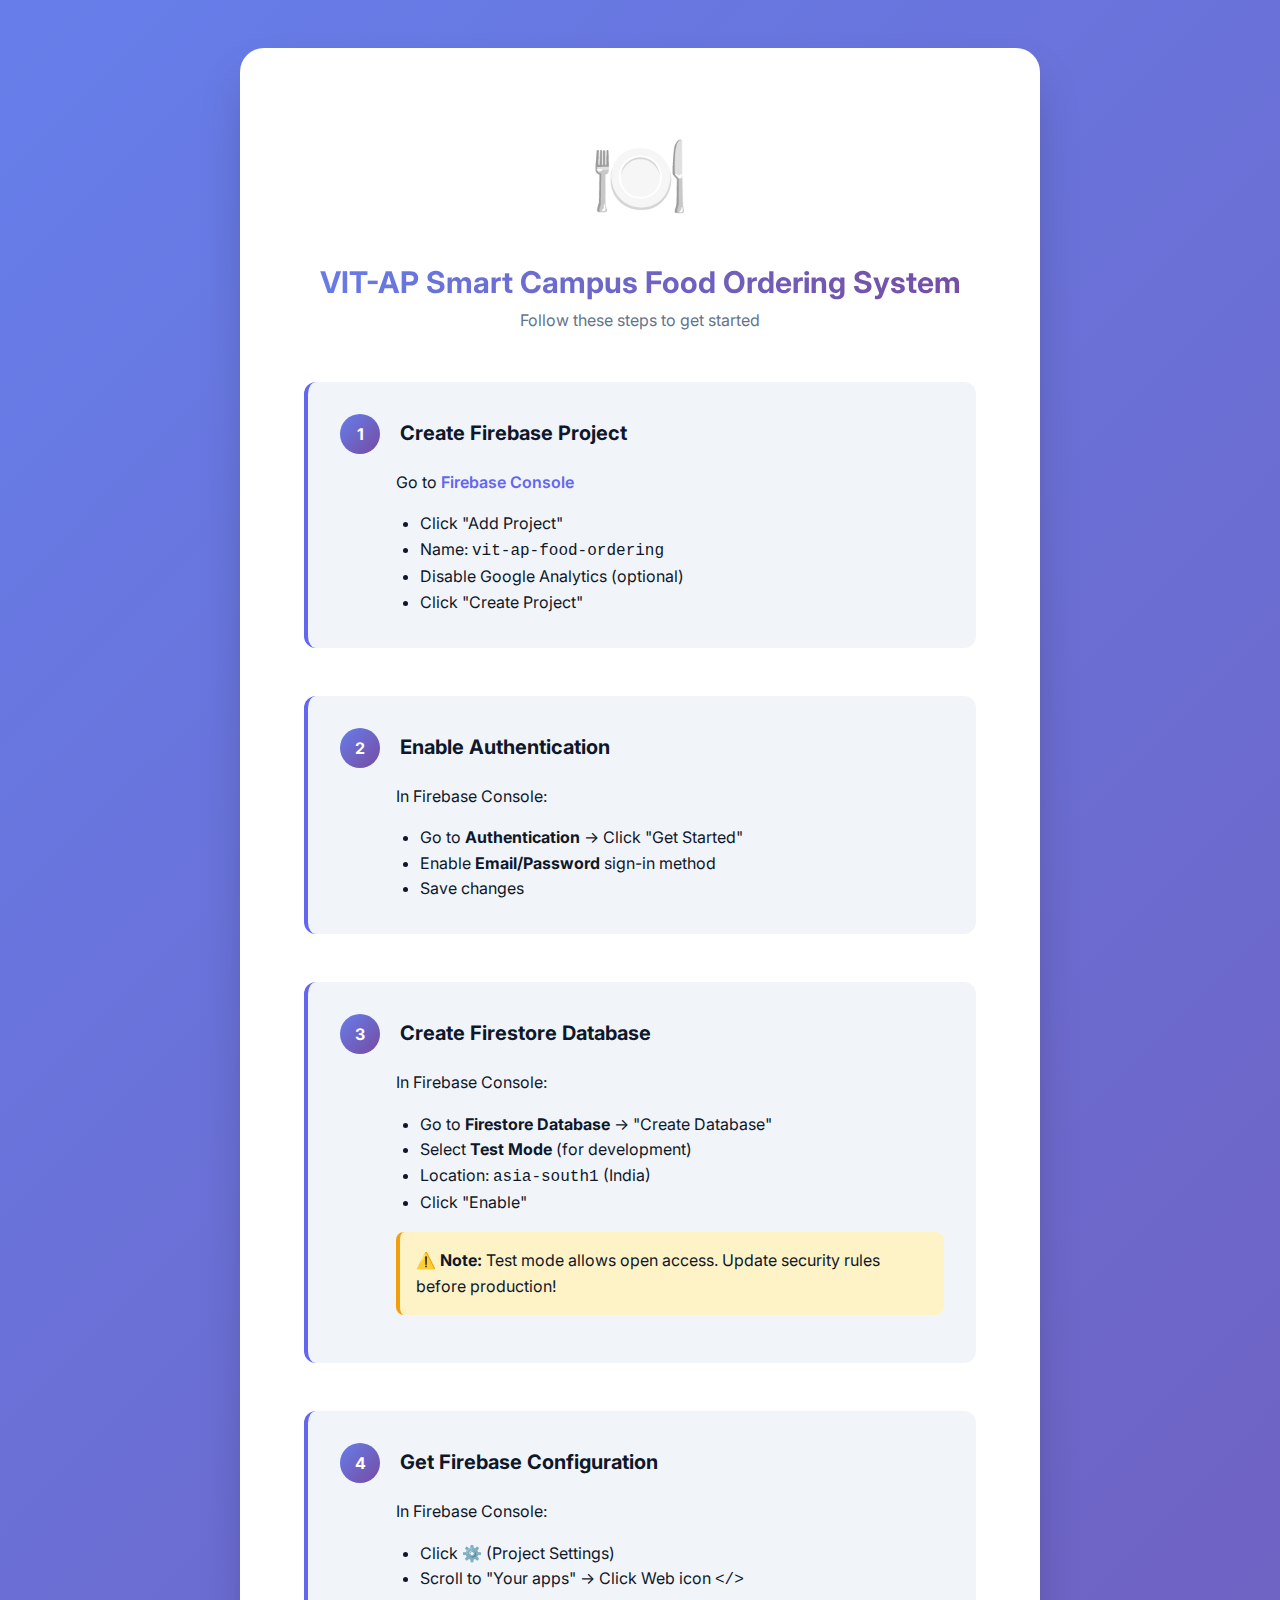
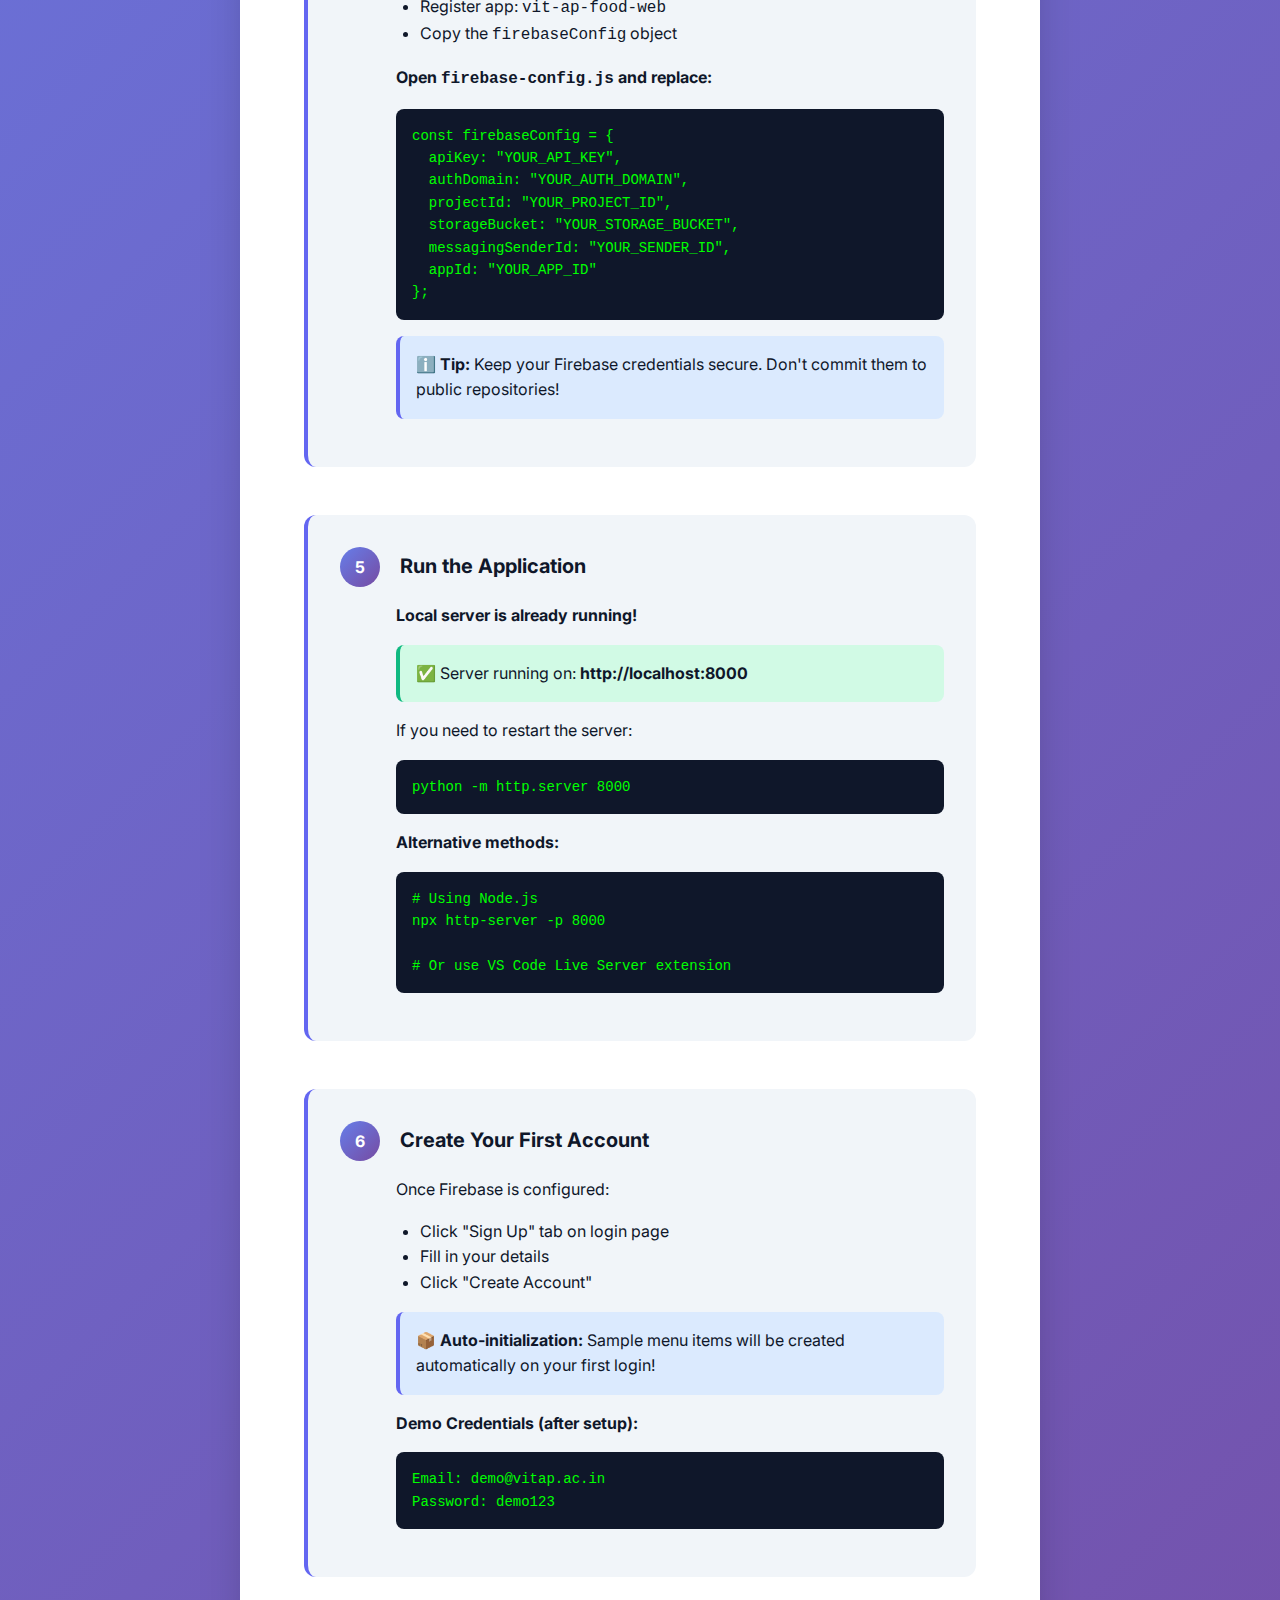
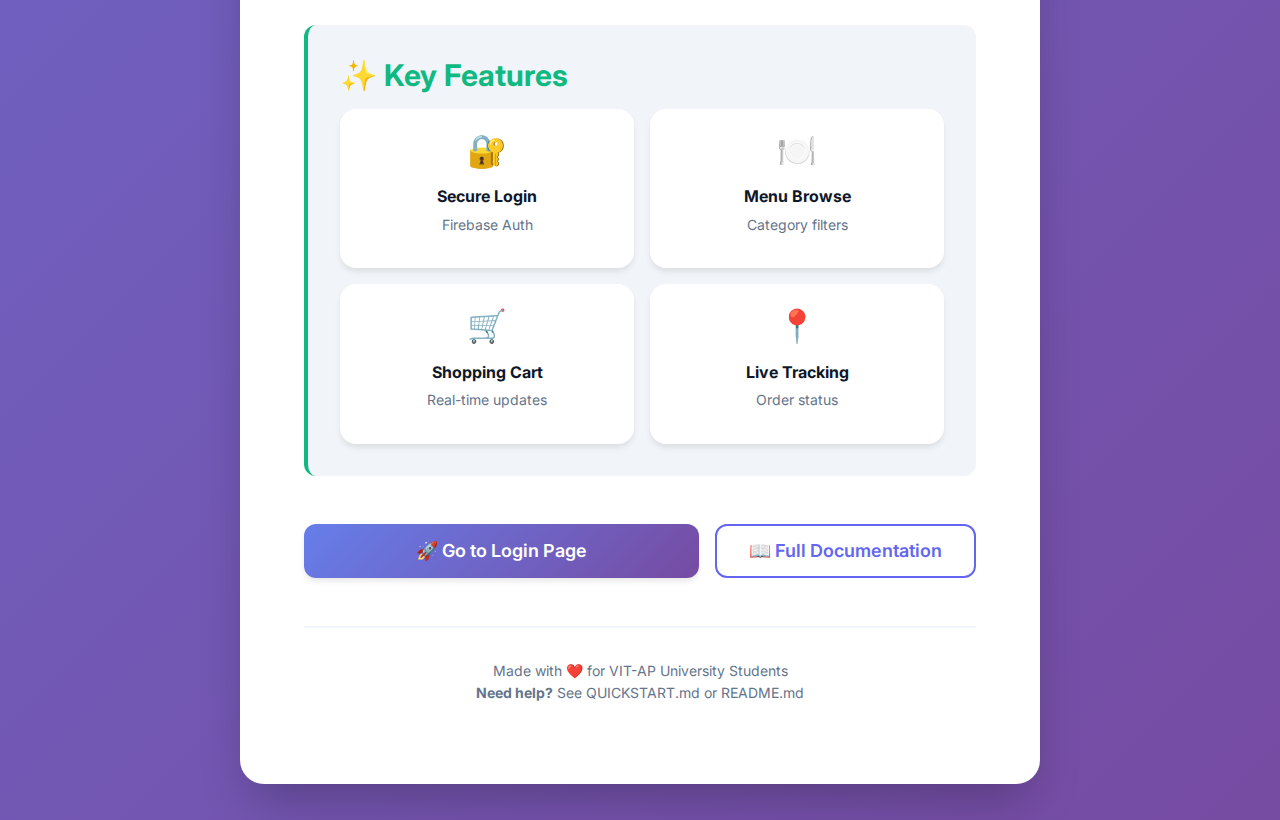
<file: setup.html>
<!DOCTYPE html>
<html lang="en">

<head>
    <meta charset="UTF-8">
    <meta name="viewport" content="width=device-width, initial-scale=1.0">
    <title> Food Ordering - Setup Instructions</title>
    <link rel="stylesheet" href="style.css">
    <style>
        .setup-container {
            min-height: 100vh;
            padding: var(--spacing-2xl);
            background: var(--gradient-primary);
        }

        .setup-card {
            max-width: 800px;
            margin: 0 auto;
            background: var(--white);
            border-radius: var(--radius-2xl);
            padding: var(--spacing-3xl);
            box-shadow: var(--shadow-2xl);
        }

        .setup-header {
            text-align: center;
            margin-bottom: var(--spacing-2xl);
        }

        .setup-logo {
            font-size: 5rem;
            margin-bottom: var(--spacing-lg);
        }

        .setup-title {
            font-size: var(--font-size-3xl);
            background: var(--gradient-primary);
            -webkit-background-clip: text;
            -webkit-text-fill-color: transparent;
            background-clip: text;
            margin-bottom: var(--spacing-sm);
        }

        .step {
            margin-bottom: var(--spacing-2xl);
            padding: var(--spacing-xl);
            background: var(--lighter-gray);
            border-radius: var(--radius-lg);
            border-left: 4px solid var(--primary);
        }

        .step-number {
            display: inline-block;
            width: 40px;
            height: 40px;
            background: var(--gradient-primary);
            color: var(--white);
            border-radius: 50%;
            text-align: center;
            line-height: 40px;
            font-weight: 700;
            margin-right: var(--spacing-md);
        }

        .step-title {
            display: inline;
            font-size: var(--font-size-xl);
            font-weight: 700;
            color: var(--dark);
        }

        .step-content {
            margin-top: var(--spacing-md);
            margin-left: 56px;
        }

        .code-block {
            background: var(--dark);
            color: #00ff00;
            padding: var(--spacing-md);
            border-radius: var(--radius-md);
            font-family: 'Courier New', monospace;
            font-size: var(--font-size-sm);
            overflow-x: auto;
            margin: var(--spacing-md) 0;
        }

        .warning {
            background: #fef3c7;
            border-left: 4px solid var(--warning);
            padding: var(--spacing-md);
            border-radius: var(--radius-md);
            margin: var(--spacing-md) 0;
        }

        .success {
            background: #d1fae5;
            border-left: 4px solid var(--accent);
            padding: var(--spacing-md);
            border-radius: var(--radius-md);
            margin: var(--spacing-md) 0;
        }

        .info {
            background: #dbeafe;
            border-left: 4px solid var(--primary);
            padding: var(--spacing-md);
            border-radius: var(--radius-md);
            margin: var(--spacing-md) 0;
        }

        .btn-group {
            display: flex;
            gap: var(--spacing-md);
            margin-top: var(--spacing-xl);
        }
    </style>
</head>

<body>
    <div class="setup-container">
        <div class="setup-card animate-fade-in">
            <div class="setup-header">
                <div class="setup-logo">🍽️</div>
                <h1 class="setup-title">VIT-AP Smart Campus Food Ordering System</h1>
                <p class="text-gray">Follow these steps to get started</p>
            </div>

            <!-- Step 1 -->
            <div class="step">
                <span class="step-number">1</span>
                <h2 class="step-title">Create Firebase Project</h2>
                <div class="step-content">
                    <p>Go to <a href="https://console.firebase.google.com/" target="_blank"
                            style="color: var(--primary); font-weight: 600;">Firebase Console</a></p>
                    <ul style="margin-left: var(--spacing-lg); margin-top: var(--spacing-md);">
                        <li>Click "Add Project"</li>
                        <li>Name: <code>vit-ap-food-ordering</code></li>
                        <li>Disable Google Analytics (optional)</li>
                        <li>Click "Create Project"</li>
                    </ul>
                </div>
            </div>

            <!-- Step 2 -->
            <div class="step">
                <span class="step-number">2</span>
                <h2 class="step-title">Enable Authentication</h2>
                <div class="step-content">
                    <p>In Firebase Console:</p>
                    <ul style="margin-left: var(--spacing-lg); margin-top: var(--spacing-md);">
                        <li>Go to <strong>Authentication</strong> → Click "Get Started"</li>
                        <li>Enable <strong>Email/Password</strong> sign-in method</li>
                        <li>Save changes</li>
                    </ul>
                </div>
            </div>

            <!-- Step 3 -->
            <div class="step">
                <span class="step-number">3</span>
                <h2 class="step-title">Create Firestore Database</h2>
                <div class="step-content">
                    <p>In Firebase Console:</p>
                    <ul style="margin-left: var(--spacing-lg); margin-top: var(--spacing-md);">
                        <li>Go to <strong>Firestore Database</strong> → "Create Database"</li>
                        <li>Select <strong>Test Mode</strong> (for development)</li>
                        <li>Location: <code>asia-south1</code> (India)</li>
                        <li>Click "Enable"</li>
                    </ul>

                    <div class="warning">
                        <strong>⚠️ Note:</strong> Test mode allows open access. Update security rules before production!
                    </div>
                </div>
            </div>

            <!-- Step 4 -->
            <div class="step">
                <span class="step-number">4</span>
                <h2 class="step-title">Get Firebase Configuration</h2>
                <div class="step-content">
                    <p>In Firebase Console:</p>
                    <ul style="margin-left: var(--spacing-lg); margin-top: var(--spacing-md);">
                        <li>Click ⚙️ (Project Settings)</li>
                        <li>Scroll to "Your apps" → Click Web icon <code>&lt;/&gt;</code></li>
                        <li>Register app: <code>vit-ap-food-web</code></li>
                        <li>Copy the <code>firebaseConfig</code> object</li>
                    </ul>

                    <p style="margin-top: var(--spacing-md);"><strong>Open <code>firebase-config.js</code> and
                            replace:</strong></p>

                    <div class="code-block">
                        const firebaseConfig = {<br>
                        &nbsp;&nbsp;apiKey: "YOUR_API_KEY",<br>
                        &nbsp;&nbsp;authDomain: "YOUR_AUTH_DOMAIN",<br>
                        &nbsp;&nbsp;projectId: "YOUR_PROJECT_ID",<br>
                        &nbsp;&nbsp;storageBucket: "YOUR_STORAGE_BUCKET",<br>
                        &nbsp;&nbsp;messagingSenderId: "YOUR_SENDER_ID",<br>
                        &nbsp;&nbsp;appId: "YOUR_APP_ID"<br>
                        };
                    </div>

                    <div class="info">
                        <strong>ℹ️ Tip:</strong> Keep your Firebase credentials secure. Don't commit them to public
                        repositories!
                    </div>
                </div>
            </div>

            <!-- Step 5 -->
            <div class="step">
                <span class="step-number">5</span>
                <h2 class="step-title">Run the Application</h2>
                <div class="step-content">
                    <p><strong>Local server is already running!</strong></p>

                    <div class="success">
                        ✅ Server running on: <strong>http://localhost:8000</strong>
                    </div>

                    <p style="margin-top: var(--spacing-md);">If you need to restart the server:</p>

                    <div class="code-block">
                        python -m http.server 8000
                    </div>

                    <p style="margin-top: var(--spacing-md);"><strong>Alternative methods:</strong></p>
                    <div class="code-block">
                        # Using Node.js<br>
                        npx http-server -p 8000<br>
                        <br>
                        # Or use VS Code Live Server extension
                    </div>
                </div>
            </div>

            <!-- Step 6 -->
            <div class="step">
                <span class="step-number">6</span>
                <h2 class="step-title">Create Your First Account</h2>
                <div class="step-content">
                    <p>Once Firebase is configured:</p>
                    <ul style="margin-left: var(--spacing-lg); margin-top: var(--spacing-md);">
                        <li>Click "Sign Up" tab on login page</li>
                        <li>Fill in your details</li>
                        <li>Click "Create Account"</li>
                    </ul>

                    <div class="info">
                        <strong>📦 Auto-initialization:</strong> Sample menu items will be created automatically on your
                        first login!
                    </div>

                    <p style="margin-top: var(--spacing-md);"><strong>Demo Credentials (after setup):</strong></p>
                    <div class="code-block">
                        Email: demo@vitap.ac.in<br>
                        Password: demo123
                    </div>
                </div>
            </div>

            <!-- Features Overview -->
            <div class="step" style="border-left-color: var(--accent);">
                <h2 style="color: var(--accent); margin-bottom: var(--spacing-md);">✨ Key Features</h2>
                <div
                    style="display: grid; grid-template-columns: repeat(auto-fit, minmax(200px, 1fr)); gap: var(--spacing-md);">
                    <div class="card" style="text-align: center; padding: var(--spacing-md);">
                        <div style="font-size: 2rem; margin-bottom: var(--spacing-sm);">🔐</div>
                        <strong>Secure Login</strong>
                        <p style="font-size: var(--font-size-sm); color: var(--gray); margin-top: var(--spacing-xs);">
                            Firebase Auth</p>
                    </div>

                    <div class="card" style="text-align: center; padding: var(--spacing-md);">
                        <div style="font-size: 2rem; margin-bottom: var(--spacing-sm);">🍽️</div>
                        <strong>Menu Browse</strong>
                        <p style="font-size: var(--font-size-sm); color: var(--gray); margin-top: var(--spacing-xs);">
                            Category filters</p>
                    </div>

                    <div class="card" style="text-align: center; padding: var(--spacing-md);">
                        <div style="font-size: 2rem; margin-bottom: var(--spacing-sm);">🛒</div>
                        <strong>Shopping Cart</strong>
                        <p style="font-size: var(--font-size-sm); color: var(--gray); margin-top: var(--spacing-xs);">
                            Real-time updates</p>
                    </div>

                    <div class="card" style="text-align: center; padding: var(--spacing-md);">
                        <div style="font-size: 2rem; margin-bottom: var(--spacing-sm);">📍</div>
                        <strong>Live Tracking</strong>
                        <p style="font-size: var(--font-size-sm); color: var(--gray); margin-top: var(--spacing-xs);">
                            Order status</p>
                    </div>
                </div>
            </div>

            <!-- Action Buttons -->
            <div class="btn-group">
                <a href="login.html" class="btn btn-primary btn-lg" style="flex: 1; text-decoration: none;">
                    🚀 Go to Login Page
                </a>
                <a href="README.md" class="btn btn-outline btn-lg" style="text-decoration: none;" target="_blank">
                    📖 Full Documentation
                </a>
            </div>

            <!-- Footer -->
            <div
                style="text-align: center; margin-top: var(--spacing-2xl); padding-top: var(--spacing-xl); border-top: 2px solid var(--lighter-gray);">
                <p class="text-gray" style="font-size: var(--font-size-sm);">
                    Made with ❤️ for VIT-AP University Students<br>
                    <strong>Need help?</strong> See QUICKSTART.md or README.md
                </p>
            </div>
        </div>
    </div>
</body>


</html>
</file>
<file: style.css>
/* ========================================
   SMART CAMPUS FOOD ORDERING SYSTEM
   Design System & Global Styles
   ======================================== */

/* Import Modern Font */
@import url('https://fonts.googleapis.com/css2?family=Inter:wght@300;400;500;600;700;800&display=swap');

/* ========================================
   CSS VARIABLES & DESIGN TOKENS
   ======================================== */
:root {
  /* Color Palette - Vibrant & Modern */
  --primary: #6366f1;
  --primary-dark: #4f46e5;
  --primary-light: #818cf8;
  --secondary: #f59e0b;
  --secondary-dark: #d97706;
  --accent: #10b981;
  --accent-dark: #059669;

  /* Neutral Colors */
  --dark: #0f172a;
  --dark-secondary: #1e293b;
  --dark-tertiary: #334155;
  --gray: #64748b;
  --light-gray: #cbd5e1;
  --lighter-gray: #f1f5f9;
  --white: #ffffff;

  /* Status Colors */
  --status-placed: #3b82f6;
  --status-preparing: #f59e0b;
  --status-ready: #10b981;
  --status-completed: #6366f1;
  --error: #ef4444;
  --warning: #f59e0b;
  --success: #10b981;

  /* Typography */
  --font-family: 'Inter', -apple-system, BlinkMacSystemFont, 'Segoe UI', sans-serif;
  --font-size-xs: 0.75rem;
  --font-size-sm: 0.875rem;
  --font-size-base: 1rem;
  --font-size-lg: 1.125rem;
  --font-size-xl: 1.25rem;
  --font-size-2xl: 1.5rem;
  --font-size-3xl: 1.875rem;
  --font-size-4xl: 2.25rem;

  /* Spacing */
  --spacing-xs: 0.25rem;
  --spacing-sm: 0.5rem;
  --spacing-md: 1rem;
  --spacing-lg: 1.5rem;
  --spacing-xl: 2rem;
  --spacing-2xl: 3rem;
  --spacing-3xl: 4rem;

  /* Border Radius */
  --radius-sm: 0.375rem;
  --radius-md: 0.5rem;
  --radius-lg: 0.75rem;
  --radius-xl: 1rem;
  --radius-2xl: 1.5rem;
  --radius-full: 9999px;

  /* Shadows */
  --shadow-sm: 0 1px 2px 0 rgba(0, 0, 0, 0.05);
  --shadow-md: 0 4px 6px -1px rgba(0, 0, 0, 0.1);
  --shadow-lg: 0 10px 15px -3px rgba(0, 0, 0, 0.1);
  --shadow-xl: 0 20px 25px -5px rgba(0, 0, 0, 0.1);
  --shadow-2xl: 0 25px 50px -12px rgba(0, 0, 0, 0.25);
  --shadow-glow: 0 0 20px rgba(99, 102, 241, 0.3);

  /* Gradients */
  --gradient-primary: linear-gradient(135deg, #667eea 0%, #764ba2 100%);
  --gradient-secondary: linear-gradient(135deg, #f093fb 0%, #f5576c 100%);
  --gradient-success: linear-gradient(135deg, #4facfe 0%, #00f2fe 100%);
  --gradient-warm: linear-gradient(135deg, #fa709a 0%, #fee140 100%);
  --gradient-dark: linear-gradient(135deg, #0f172a 0%, #1e293b 100%);

  /* Transitions */
  --transition-fast: 150ms ease-in-out;
  --transition-normal: 300ms ease-in-out;
  --transition-slow: 500ms ease-in-out;
}

/* ========================================
   RESET & BASE STYLES
   ======================================== */
* {
  margin: 0;
  padding: 0;
  box-sizing: border-box;
}

html {
  font-size: 16px;
  scroll-behavior: smooth;
}

body {
  font-family: var(--font-family);
  font-size: var(--font-size-base);
  line-height: 1.6;
  color: var(--dark);
  background: var(--lighter-gray);
  -webkit-font-smoothing: antialiased;
  -moz-osx-font-smoothing: grayscale;
}

/* ========================================
   TYPOGRAPHY
   ======================================== */
h1,
h2,
h3,
h4,
h5,
h6 {
  font-weight: 700;
  line-height: 1.2;
  margin-bottom: var(--spacing-md);
}

h1 {
  font-size: var(--font-size-4xl);
}

h2 {
  font-size: var(--font-size-3xl);
}

h3 {
  font-size: var(--font-size-2xl);
}

h4 {
  font-size: var(--font-size-xl);
}

h5 {
  font-size: var(--font-size-lg);
}

h6 {
  font-size: var(--font-size-base);
}

p {
  margin-bottom: var(--spacing-md);
}

a {
  color: var(--primary);
  text-decoration: none;
  transition: color var(--transition-fast);
}

a:hover {
  color: var(--primary-dark);
}

/* ========================================
   CONTAINER & LAYOUT
   ======================================== */
.container {
  width: 100%;
  max-width: 1200px;
  margin: 0 auto;
  padding: 0 var(--spacing-lg);
}

.container-sm {
  max-width: 600px;
}

.container-lg {
  max-width: 1400px;
}

/* ========================================
   BUTTON COMPONENTS
   ======================================== */
.btn {
  display: inline-flex;
  align-items: center;
  justify-content: center;
  gap: var(--spacing-sm);
  padding: 0.75rem 1.5rem;
  font-size: var(--font-size-base);
  font-weight: 600;
  line-height: 1;
  border: none;
  border-radius: var(--radius-lg);
  cursor: pointer;
  transition: all var(--transition-normal);
  text-decoration: none;
  white-space: nowrap;
  position: relative;
  overflow: hidden;
}

.btn:disabled {
  opacity: 0.6;
  cursor: not-allowed;
}

.btn-primary {
  background: var(--gradient-primary);
  color: var(--white);
  box-shadow: var(--shadow-md);
}

.btn-primary:hover:not(:disabled) {
  transform: translateY(-2px);
  box-shadow: var(--shadow-xl), var(--shadow-glow);
}

.btn-secondary {
  background: var(--gradient-warm);
  color: var(--white);
  box-shadow: var(--shadow-md);
}

.btn-secondary:hover:not(:disabled) {
  transform: translateY(-2px);
  box-shadow: var(--shadow-xl);
}

.btn-success {
  background: var(--accent);
  color: var(--white);
  box-shadow: var(--shadow-md);
}

.btn-success:hover:not(:disabled) {
  background: var(--accent-dark);
  transform: translateY(-2px);
  box-shadow: var(--shadow-xl);
}

.btn-outline {
  background: transparent;
  color: var(--primary);
  border: 2px solid var(--primary);
  box-shadow: none;
}

.btn-outline:hover:not(:disabled) {
  background: var(--primary);
  color: var(--white);
}

.btn-ghost {
  background: transparent;
  color: var(--gray);
  box-shadow: none;
}

.btn-ghost:hover:not(:disabled) {
  background: var(--lighter-gray);
  color: var(--dark);
}

.btn-sm {
  padding: 0.5rem 1rem;
  font-size: var(--font-size-sm);
}

.btn-lg {
  padding: 1rem 2rem;
  font-size: var(--font-size-lg);
}

.btn-full {
  width: 100%;
}

/* ========================================
   CARD COMPONENT
   ======================================== */
.card {
  background: var(--white);
  border-radius: var(--radius-xl);
  padding: var(--spacing-xl);
  box-shadow: var(--shadow-md);
  transition: all var(--transition-normal);
}

.card:hover {
  box-shadow: var(--shadow-xl);
}

.card-header {
  margin-bottom: var(--spacing-lg);
  padding-bottom: var(--spacing-md);
  border-bottom: 2px solid var(--lighter-gray);
}

.card-title {
  font-size: var(--font-size-2xl);
  font-weight: 700;
  margin-bottom: var(--spacing-xs);
}

.card-subtitle {
  font-size: var(--font-size-sm);
  color: var(--gray);
  margin-bottom: 0;
}

.card-body {
  margin-bottom: var(--spacing-lg);
}

.card-footer {
  margin-top: var(--spacing-lg);
  padding-top: var(--spacing-md);
  border-top: 2px solid var(--lighter-gray);
}

/* Glassmorphism Card */
.card-glass {
  background: rgba(255, 255, 255, 0.7);
  backdrop-filter: blur(10px);
  border: 1px solid rgba(255, 255, 255, 0.3);
}

/* Gradient Card */
.card-gradient {
  background: var(--gradient-primary);
  color: var(--white);
}

.card-gradient .card-title,
.card-gradient .card-subtitle {
  color: var(--white);
}

/* ========================================
   FORM COMPONENTS
   ======================================== */
.form-group {
  margin-bottom: var(--spacing-lg);
}

.form-label {
  display: block;
  font-size: var(--font-size-sm);
  font-weight: 600;
  color: var(--dark);
  margin-bottom: var(--spacing-sm);
  letter-spacing: 0.5px;
  text-transform: uppercase;
}

.form-input,
.form-select,
.form-textarea {
  width: 100%;
  padding: 0.875rem 1rem;
  font-size: var(--font-size-base);
  font-family: var(--font-family);
  color: var(--dark);
  background: var(--white);
  border: 2px solid var(--light-gray);
  border-radius: var(--radius-md);
  transition: all var(--transition-fast);
  outline: none;
}

.form-input:focus,
.form-select:focus,
.form-textarea:focus {
  border-color: var(--primary);
  box-shadow: 0 0 0 3px rgba(99, 102, 241, 0.1);
}

.form-input::placeholder {
  color: var(--gray);
}

.form-textarea {
  resize: vertical;
  min-height: 100px;
}

.form-error {
  display: block;
  font-size: var(--font-size-sm);
  color: var(--error);
  margin-top: var(--spacing-xs);
}

/* ========================================
   BADGE COMPONENT
   ======================================== */
.badge {
  display: inline-flex;
  align-items: center;
  padding: 0.375rem 0.75rem;
  font-size: var(--font-size-xs);
  font-weight: 600;
  border-radius: var(--radius-full);
  text-transform: uppercase;
  letter-spacing: 0.5px;
}

.badge-primary {
  background: var(--primary-light);
  color: var(--primary-dark);
}

.badge-success {
  background: #d1fae5;
  color: var(--accent-dark);
}

.badge-warning {
  background: #fef3c7;
  color: var(--secondary-dark);
}

.badge-info {
  background: #dbeafe;
  color: var(--status-placed);
}

.badge-error {
  background: #fee2e2;
  color: #dc2626;
}

/* ========================================
   NAVIGATION
   ======================================== */
.navbar {
  background: var(--white);
  box-shadow: var(--shadow-md);
  position: sticky;
  top: 0;
  z-index: 1000;
  padding: var(--spacing-md) 0;
}

.navbar-content {
  display: flex;
  justify-content: space-between;
  align-items: center;
}

.navbar-brand {
  font-size: var(--font-size-xl);
  font-weight: 800;
  background: var(--gradient-primary);
  -webkit-background-clip: text;
  -webkit-text-fill-color: transparent;
  background-clip: text;
}

.navbar-nav {
  display: flex;
  gap: var(--spacing-lg);
  list-style: none;
  align-items: center;
}

.nav-link {
  font-weight: 500;
  color: var(--dark);
  transition: color var(--transition-fast);
  position: relative;
}

.nav-link::after {
  content: '';
  position: absolute;
  bottom: -4px;
  left: 0;
  width: 0;
  height: 2px;
  background: var(--primary);
  transition: width var(--transition-normal);
}

.nav-link:hover::after,
.nav-link.active::after {
  width: 100%;
}

.nav-link:hover,
.nav-link.active {
  color: var(--primary);
}

/* ========================================
   GRID SYSTEM
   ======================================== */
.grid {
  display: grid;
  gap: var(--spacing-lg);
}

.grid-2 {
  grid-template-columns: repeat(auto-fit, minmax(300px, 1fr));
}

.grid-3 {
  grid-template-columns: repeat(auto-fit, minmax(250px, 1fr));
}

.grid-4 {
  grid-template-columns: repeat(auto-fit, minmax(200px, 1fr));
}

/* ========================================
   UTILITIES
   ======================================== */
.text-center {
  text-align: center;
}

.text-left {
  text-align: left;
}

.text-right {
  text-align: right;
}

.text-primary {
  color: var(--primary);
}

.text-secondary {
  color: var(--secondary);
}

.text-success {
  color: var(--accent);
}

.text-error {
  color: var(--error);
}

.text-gray {
  color: var(--gray);
}

.text-white {
  color: var(--white);
}

.bg-primary {
  background: var(--primary);
}

.bg-secondary {
  background: var(--secondary);
}

.bg-dark {
  background: var(--dark);
}

.bg-light {
  background: var(--lighter-gray);
}

.bg-white {
  background: var(--white);
}

.mt-sm {
  margin-top: var(--spacing-sm);
}

.mt-md {
  margin-top: var(--spacing-md);
}

.mt-lg {
  margin-top: var(--spacing-lg);
}

.mt-xl {
  margin-top: var(--spacing-xl);
}

.mt-2xl {
  margin-top: var(--spacing-2xl);
}

.mb-sm {
  margin-bottom: var(--spacing-sm);
}

.mb-md {
  margin-bottom: var(--spacing-md);
}

.mb-lg {
  margin-bottom: var(--spacing-lg);
}

.mb-xl {
  margin-bottom: var(--spacing-xl);
}

.mb-2xl {
  margin-bottom: var(--spacing-2xl);
}

.p-sm {
  padding: var(--spacing-sm);
}

.p-md {
  padding: var(--spacing-md);
}

.p-lg {
  padding: var(--spacing-lg);
}

.p-xl {
  padding: var(--spacing-xl);
}

.hidden {
  display: none !important;
}

.visible {
  display: block;
}

.flex {
  display: flex;
}

.flex-col {
  flex-direction: column;
}

.items-center {
  align-items: center;
}

.justify-center {
  justify-content: center;
}

.justify-between {
  justify-content: space-between;
}

.gap-sm {
  gap: var(--spacing-sm);
}

.gap-md {
  gap: var(--spacing-md);
}

.gap-lg {
  gap: var(--spacing-lg);
}

.rounded {
  border-radius: var(--radius-md);
}

.rounded-lg {
  border-radius: var(--radius-lg);
}

.rounded-xl {
  border-radius: var(--radius-xl);
}

.rounded-full {
  border-radius: var(--radius-full);
}

.shadow-sm {
  box-shadow: var(--shadow-sm);
}

.shadow-md {
  box-shadow: var(--shadow-md);
}

.shadow-lg {
  box-shadow: var(--shadow-lg);
}

.shadow-xl {
  box-shadow: var(--shadow-xl);
}

/* ========================================
   ANIMATIONS
   ======================================== */
@keyframes fadeIn {
  from {
    opacity: 0;
    transform: translateY(20px);
  }

  to {
    opacity: 1;
    transform: translateY(0);
  }
}

@keyframes slideInRight {
  from {
    opacity: 0;
    transform: translateX(30px);
  }

  to {
    opacity: 1;
    transform: translateX(0);
  }
}

@keyframes pulse {

  0%,
  100% {
    opacity: 1;
  }

  50% {
    opacity: 0.5;
  }
}

@keyframes spin {
  from {
    transform: rotate(0deg);
  }

  to {
    transform: rotate(360deg);
  }
}

.animate-fade-in {
  animation: fadeIn 0.5s ease-out;
}

.animate-slide-in {
  animation: slideInRight 0.5s ease-out;
}

.animate-pulse {
  animation: pulse 2s cubic-bezier(0.4, 0, 0.6, 1) infinite;
}

.animate-spin {
  animation: spin 1s linear infinite;
}

/* ========================================
   LOADING SPINNER
   ======================================== */
.spinner {
  width: 40px;
  height: 40px;
  border: 4px solid var(--lighter-gray);
  border-top-color: var(--primary);
  border-radius: 50%;
  animation: spin 0.8s linear infinite;
}

.spinner-sm {
  width: 20px;
  height: 20px;
  border-width: 2px;
}

/* ========================================
   ALERT COMPONENT
   ======================================== */
.alert {
  padding: var(--spacing-md) var(--spacing-lg);
  border-radius: var(--radius-lg);
  margin-bottom: var(--spacing-lg);
  display: flex;
  align-items: center;
  gap: var(--spacing-md);
}

.alert-success {
  background: #d1fae5;
  color: var(--accent-dark);
  border-left: 4px solid var(--accent);
}

.alert-error {
  background: #fee2e2;
  color: #dc2626;
  border-left: 4px solid var(--error);
}

.alert-warning {
  background: #fef3c7;
  color: var(--secondary-dark);
  border-left: 4px solid var(--warning);
}

.alert-info {
  background: #dbeafe;
  color: var(--status-placed);
  border-left: 4px solid var(--status-placed);
}

/* ========================================
   MODAL/OVERLAY
   ======================================== */
.modal-overlay {
  position: fixed;
  top: 0;
  left: 0;
  width: 100%;
  height: 100%;
  background: rgba(0, 0, 0, 0.5);
  backdrop-filter: blur(4px);
  display: flex;
  align-items: center;
  justify-content: center;
  z-index: 2000;
  padding: var(--spacing-lg);
}

.modal {
  background: var(--white);
  border-radius: var(--radius-2xl);
  max-width: 600px;
  width: 100%;
  max-height: 90vh;
  overflow-y: auto;
  box-shadow: var(--shadow-2xl);
  animation: fadeIn 0.3s ease-out;
}

.modal-header {
  padding: var(--spacing-xl);
  border-bottom: 2px solid var(--lighter-gray);
  display: flex;
  justify-content: space-between;
  align-items: center;
}

.modal-title {
  font-size: var(--font-size-2xl);
  font-weight: 700;
  margin: 0;
}

.modal-close {
  background: none;
  border: none;
  font-size: var(--font-size-2xl);
  color: var(--gray);
  cursor: pointer;
  padding: 0;
  width: 32px;
  height: 32px;
  display: flex;
  align-items: center;
  justify-content: center;
  border-radius: var(--radius-md);
  transition: all var(--transition-fast);
}

.modal-close:hover {
  background: var(--lighter-gray);
  color: var(--dark);
}

.modal-body {
  padding: var(--spacing-xl);
}

.modal-footer {
  padding: var(--spacing-xl);
  border-top: 2px solid var(--lighter-gray);
  display: flex;
  justify-content: flex-end;
  gap: var(--spacing-md);
}

/* ========================================
   RESPONSIVE DESIGN
   ======================================== */
@media (max-width: 768px) {
  :root {
    --font-size-4xl: 1.875rem;
    --font-size-3xl: 1.5rem;
    --font-size-2xl: 1.25rem;
  }

  .navbar-nav {
    gap: var(--spacing-md);
  }

  .grid-2,
  .grid-3,
  .grid-4 {
    grid-template-columns: 1fr;
  }

  .container {
    padding: 0 var(--spacing-md);
  }

  .card {
    padding: var(--spacing-lg);
  }
}
.hidden { display: none !important; }
</file>
